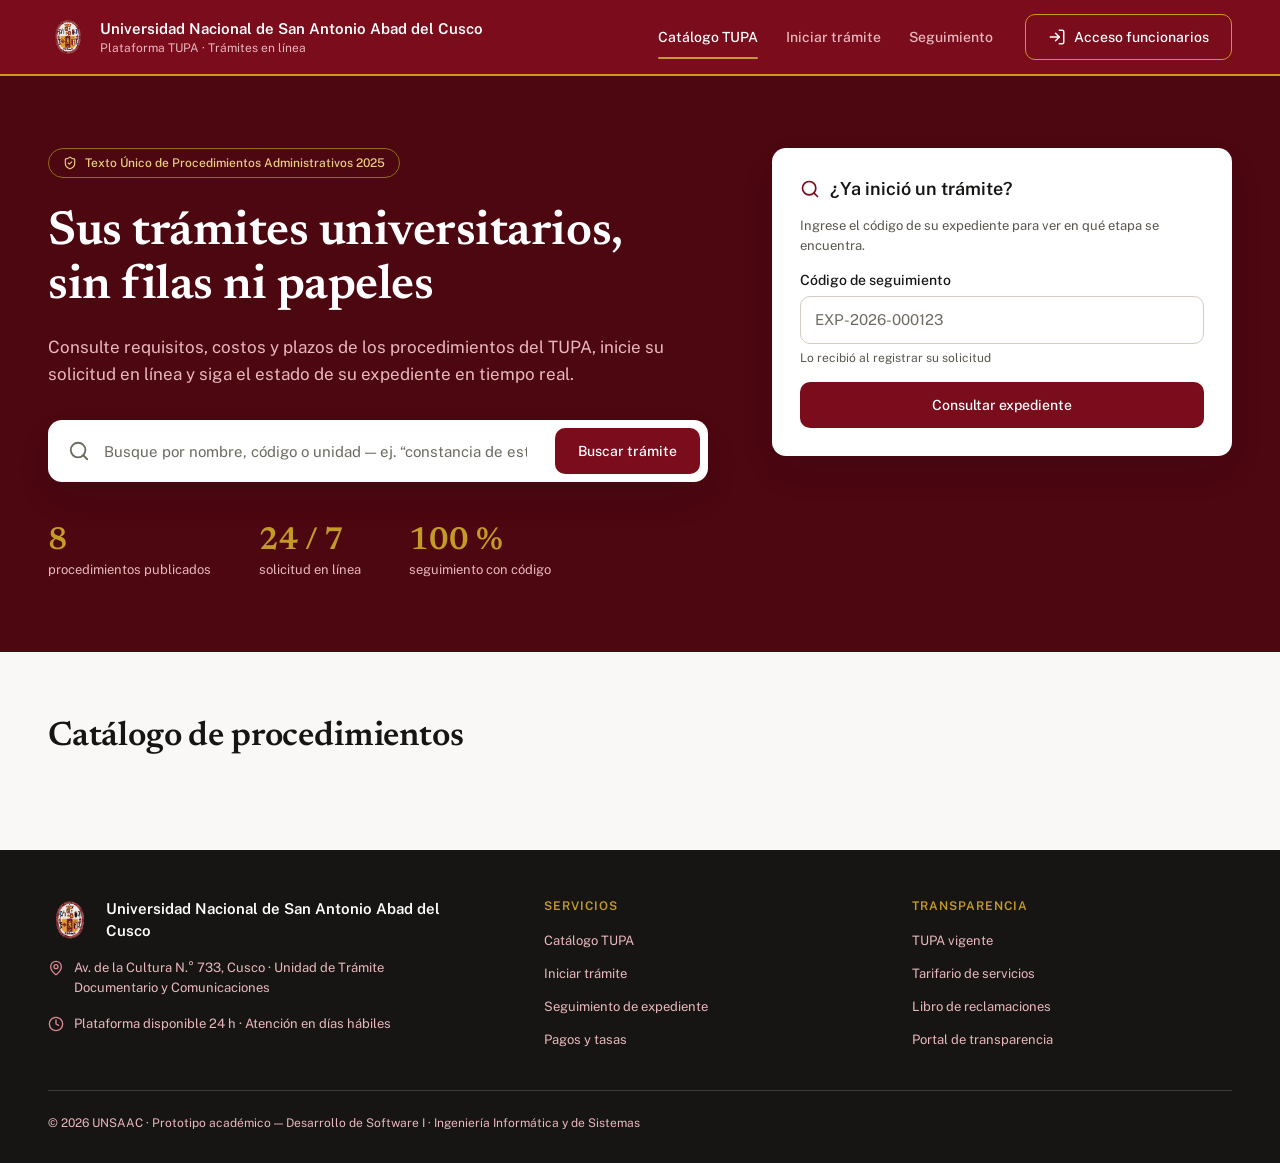
<file: src/index.html>
<!DOCTYPE html>
<html lang="es">
  <head>
    <meta charset="UTF-8" />
    <meta name="viewport" content="width=device-width, initial-scale=1" />
    <title>Catálogo TUPA · UNSAAC</title>
    <meta name="description" content="Consulte requisitos, costos y plazos de los procedimientos del TUPA de la UNSAAC e inicie su solicitud en línea." />
    <link rel="icon" href="assets/escudo-unsaac.png" />
    <link rel="stylesheet" href="css/main.css" />
  </head>
  <body data-nav="catalogo">
    <div id="navbar"></div>

    <main>
      <section class="hero">
        <div class="hero__inner container">
          <div>
            <span class="hero__eyebrow" id="hero-eyebrow"></span>
            <h1 class="t-hero hero__title">Sus trámites universitarios, sin filas ni papeles</h1>
            <p class="hero__lead">
              Consulte requisitos, costos y plazos de los procedimientos del TUPA, inicie su solicitud en línea y siga el estado de su expediente en tiempo real.
            </p>

            <form class="hero__search" id="hero-search" role="search">
              <span id="hero-search-icon"></span>
              <label class="sr-only" for="hero-q">Buscar trámite</label>
              <input id="hero-q" type="search" placeholder="Busque por nombre, código o unidad — ej. “constancia de estudios”" autocomplete="off" />
              <button class="btn btn--primary" type="submit">Buscar trámite</button>
            </form>

            <dl class="hero__stats">
              <div class="hero__stat"><dd id="stat-total">0</dd><dt>procedimientos publicados</dt></div>
              <div class="hero__stat"><dd>24 / 7</dd><dt>solicitud en línea</dt></div>
              <div class="hero__stat"><dd>100 %</dd><dt>seguimiento con código</dt></div>
            </dl>
          </div>

          <aside class="quick" aria-labelledby="quick-title">
            <h2 class="quick__title" id="quick-title"><span id="quick-icon"></span>¿Ya inició un trámite?</h2>
            <p class="quick__text">Ingrese el código de su expediente para ver en qué etapa se encuentra.</p>
            <form id="quick-form" class="stack-16" novalidate>
              <div class="field" id="quick-field">
                <label class="field__label" for="quick-code">Código de seguimiento</label>
                <input class="field__control" id="quick-code" type="text" placeholder="EXP-2026-000123" autocomplete="off" />
                <span class="field__help">Lo recibió al registrar su solicitud</span>
                <span class="field__error">Ingrese el código de su expediente.</span>
              </div>
              <button class="btn btn--primary btn--block" type="submit">Consultar expediente</button>
            </form>
          </aside>
        </div>
      </section>

      <section class="catalogo container" id="catalogo">
        <div class="catalogo__head">
          <div>
            <h2 class="t-h1">Catálogo de procedimientos</h2>
            <p id="catalogo-resumen"></p>
          </div>
        </div>

        <div class="proc-grid" id="grilla" aria-live="polite"></div>
        <div class="catalogo__empty" id="vacio" hidden>
          <p class="t-h3">No encontramos procedimientos con esos criterios</p>
          <p class="t-body-s">Pruebe con otra palabra o quite los filtros aplicados.</p>
        </div>
      </section>
    </main>

    <div id="footer"></div>

    <script src="js/icons.js"></script>
    <script src="js/data.js"></script>
    <script src="js/store.js"></script>
    <script src="js/format.js"></script>
    <script src="js/layout.js"></script>
    <script src="js/catalogo.js"></script>
    <script src="js/hero.js"></script>
  </body>
</html>
</file>
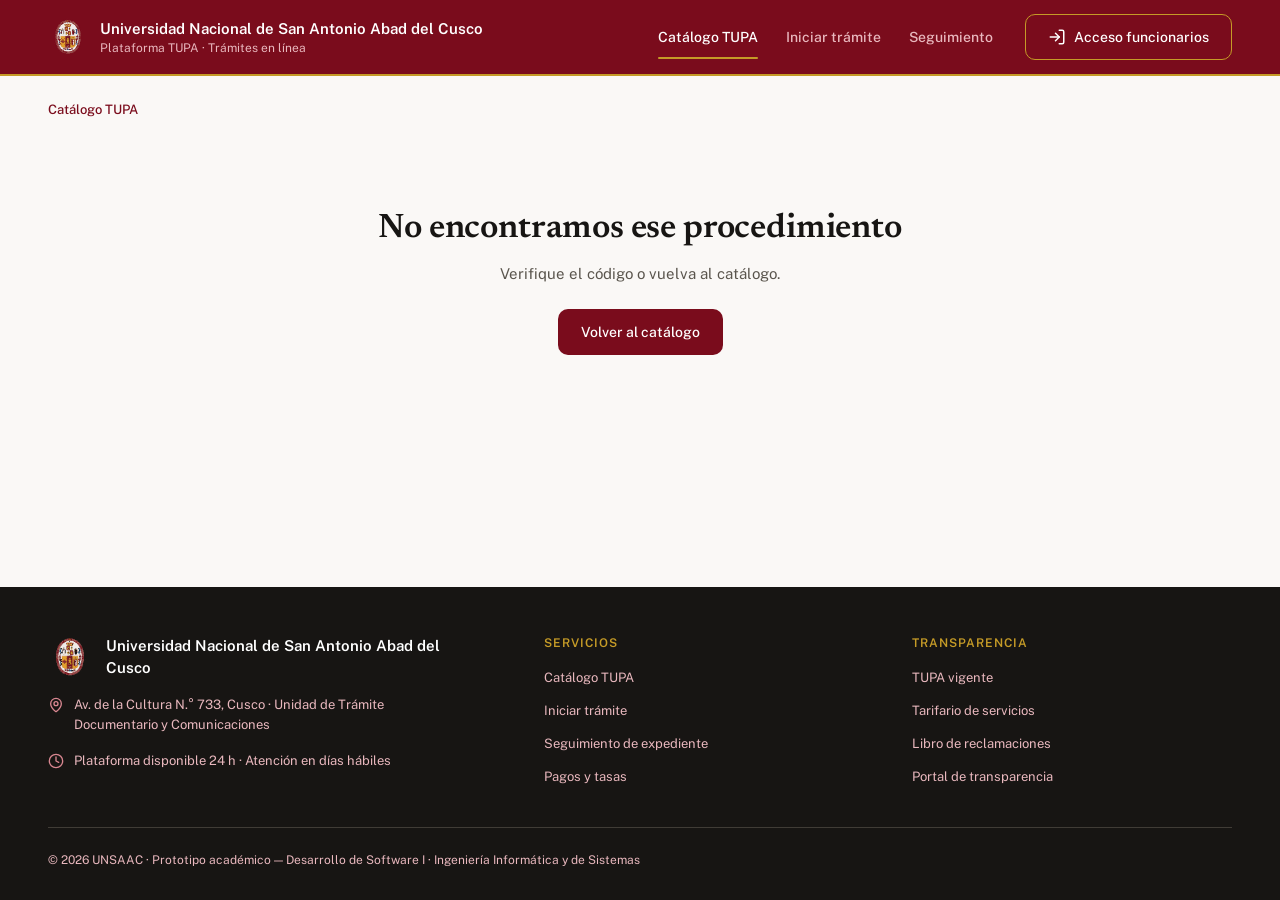
<file: src/procedimiento.html>
<!DOCTYPE html>
<html lang="es">
  <head>
    <meta charset="UTF-8" />
    <meta name="viewport" content="width=device-width, initial-scale=1" />
    <title>Procedimiento · Catálogo TUPA · UNSAAC</title>
    <link rel="icon" href="assets/escudo-unsaac.png" />
    <link rel="stylesheet" href="css/main.css" />
  </head>
  <body data-nav="catalogo">
    <div id="navbar"></div>

    <main class="container">
      <nav class="breadcrumb" id="migas" aria-label="Ruta de navegación"></nav>
      <div id="detalle"></div>
    </main>

    <div id="footer"></div>

    <script src="js/icons.js"></script>
    <script src="js/data.js"></script>
    <script src="js/store.js"></script>
    <script src="js/format.js"></script>
    <script src="js/layout.js"></script>
    <script src="js/detalle.js"></script>
  </body>
</html>
</file>
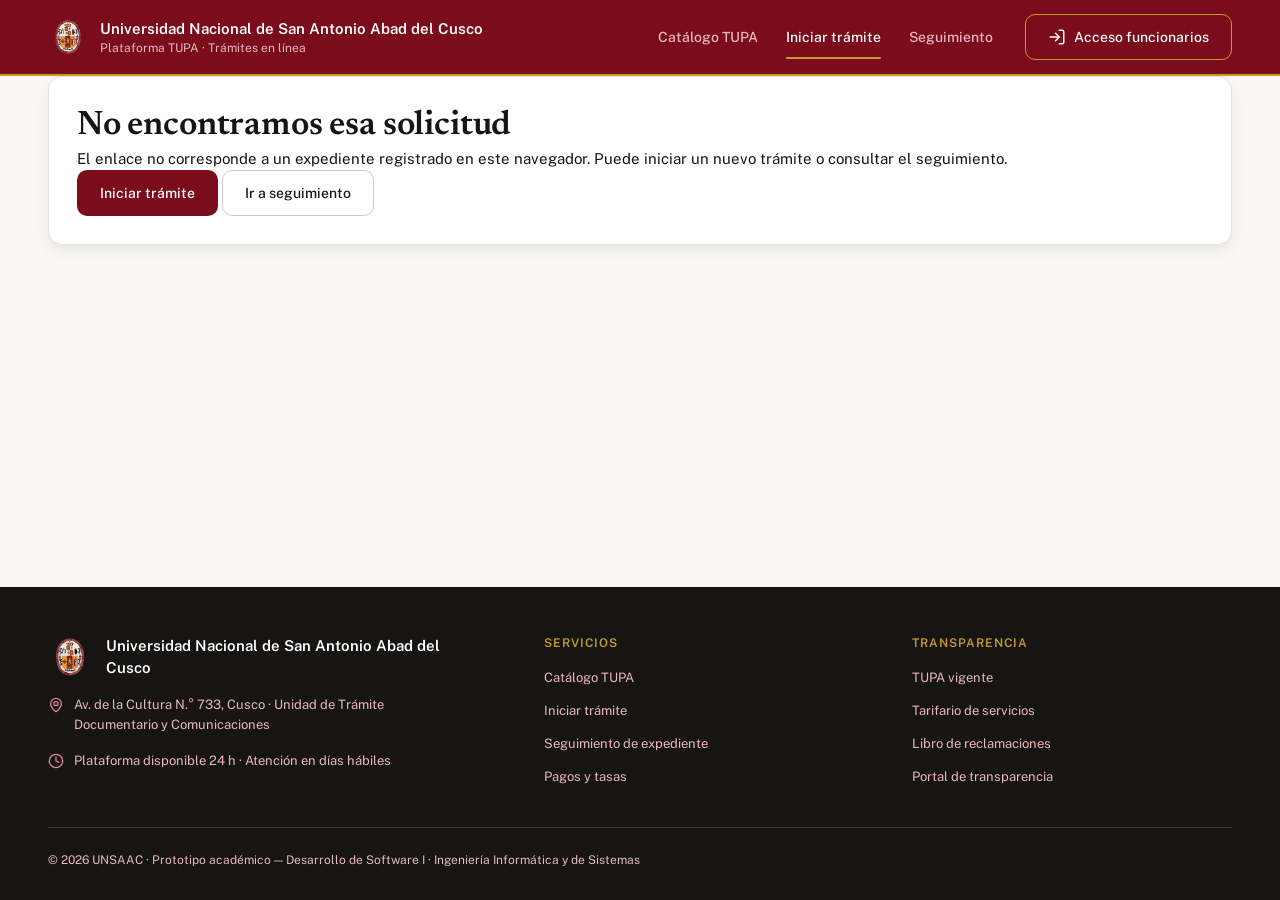
<file: src/registrado.html>
<!DOCTYPE html>
<html lang="es">
  <head>
    <meta charset="UTF-8" />
    <meta name="viewport" content="width=device-width, initial-scale=1" />
    <title>Solicitud registrada · UNSAAC</title>
    <link rel="icon" href="assets/escudo-unsaac.png" />
    <link rel="stylesheet" href="css/main.css" />
  </head>
  <body data-nav="tramite">
    <div id="navbar"></div>

    <main>
      <div class="container">
        <section class="card card--raised success" id="exito" hidden>
          <span class="success__icon"><span data-icon="check" data-size="34"></span></span>
          <h1 class="t-h1" style="margin-top: 20px">Solicitud registrada</h1>
          <p class="success__lead" id="lead"></p>

          <div class="success__code">
            <div class="success__code-body">
              <p class="success__code-label">Número de expediente</p>
              <p class="success__code-value" id="codigo"></p>
            </div>
            <button type="button" class="btn btn--secondary btn--sm" id="copiar"></button>
          </div>

          <div class="success__facts" id="hechos"></div>

          <div class="success__notice" id="aviso"></div>

          <div class="success__actions">
            <a class="btn btn--primary" id="ver" href="seguimiento.html">Hacer seguimiento</a>
            <a class="btn btn--secondary" href="index.html">Volver al catálogo</a>
          </div>
        </section>

        <section class="card card--raised success" id="no-existe" hidden>
          <h1 class="t-h1">No encontramos esa solicitud</h1>
          <p class="success__lead">El enlace no corresponde a un expediente registrado en este navegador. Puede iniciar un nuevo trámite o consultar el seguimiento.</p>
          <div class="success__actions">
            <a class="btn btn--primary" href="tramite-1-interesado.html">Iniciar trámite</a>
            <a class="btn btn--secondary" href="seguimiento.html">Ir a seguimiento</a>
          </div>
        </section>
      </div>
    </main>

    <div id="footer"></div>

    <script src="js/icons.js"></script>
    <script src="js/data.js"></script>
    <script src="js/store.js"></script>
    <script src="js/format.js"></script>
    <script src="js/layout.js"></script>
    <script src="js/ui.js"></script>
    <script src="js/expedientes.js"></script>
    <script src="js/registrado.js"></script>
  </body>
</html>
</file>
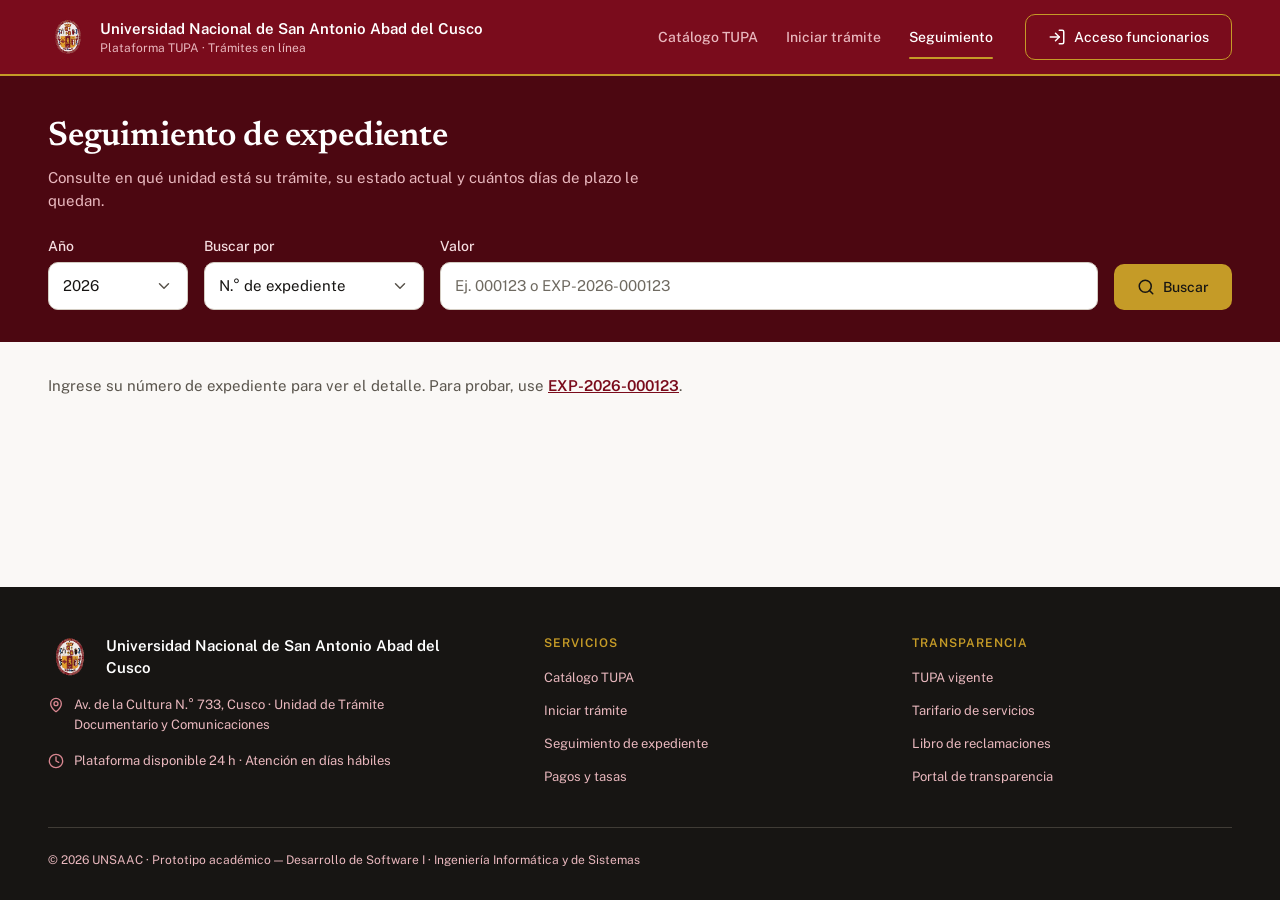
<file: src/seguimiento.html>
<!DOCTYPE html>
<html lang="es">
  <head>
    <meta charset="UTF-8" />
    <meta name="viewport" content="width=device-width, initial-scale=1" />
    <title>Seguimiento de expediente · UNSAAC</title>
    <link rel="icon" href="assets/escudo-unsaac.png" />
    <link rel="stylesheet" href="css/main.css" />
  </head>
  <body data-nav="seguimiento">
    <div id="navbar"></div>

    <main>
      <section class="seg-head">
        <div class="container seg-head__inner">
          <h1 class="t-h1">Seguimiento de expediente</h1>
          <p class="seg-head__lead">Consulte en qué unidad está su trámite, su estado actual y cuántos días de plazo le quedan.</p>

          <form class="seg-form" id="form-busqueda" novalidate>
            <div class="field">
              <label class="field__label" for="anio">Año</label>
              <select class="field__control" id="anio">
                <option>2026</option>
                <option>2025</option>
              </select>
            </div>
            <div class="field">
              <label class="field__label" for="por">Buscar por</label>
              <select class="field__control" id="por">
                <option value="expediente">N.° de expediente</option>
                <option value="codigo">Código de estudiante</option>
                <option value="documento">DNI / RUC</option>
              </select>
            </div>
            <div class="field seg-form__valor">
              <label class="field__label" for="valor">Valor</label>
              <input class="field__control" id="valor" type="text" autocomplete="off" placeholder="Ej. 000123 o EXP-2026-000123" />
              <span class="field__error"></span>
            </div>
            <button class="btn btn--accent" type="submit" id="buscar"></button>
          </form>
        </div>
      </section>

      <div class="container seg-body">
        <p class="seg-hint" id="ayuda-inicial">
          Ingrese su número de expediente para ver el detalle. Para probar, use <button type="button" class="link-btn" id="usar-ejemplo">EXP-2026-000123</button>.
        </p>

        <section id="resultados" class="card card--flush seg-results" hidden aria-live="polite">
          <div class="seg-results__head">
            <h2 class="t-h3" id="resultados-titulo"></h2>
          </div>
          <div class="table-wrap">
            <table class="table" id="tabla-resultados">
              <thead>
                <tr>
                  <th>N.° exp.</th>
                  <th>Fecha</th>
                  <th>Documento</th>
                  <th class="num">Folios</th>
                  <th>Interesado</th>
                  <th>Destino</th>
                  <th>Estado</th>
                  <th><span class="sr-only">Acciones</span></th>
                </tr>
              </thead>
              <tbody></tbody>
            </table>
          </div>
        </section>

        <section id="sin-resultados" class="card seg-empty" hidden>
          <h2 class="t-h3">No encontramos expedientes</h2>
          <p class="text-secondary" id="sin-resultados-texto"></p>
        </section>

        <section id="detalle" class="seg-detail" hidden></section>
      </div>
    </main>

    <div id="footer"></div>

    <script src="js/icons.js"></script>
    <script src="js/data.js"></script>
    <script src="js/store.js"></script>
    <script src="js/format.js"></script>
    <script src="js/layout.js"></script>
    <script src="js/ui.js"></script>
    <script src="js/expedientes.js"></script>
    <script src="js/seguimiento.js"></script>
  </body>
</html>
</file>
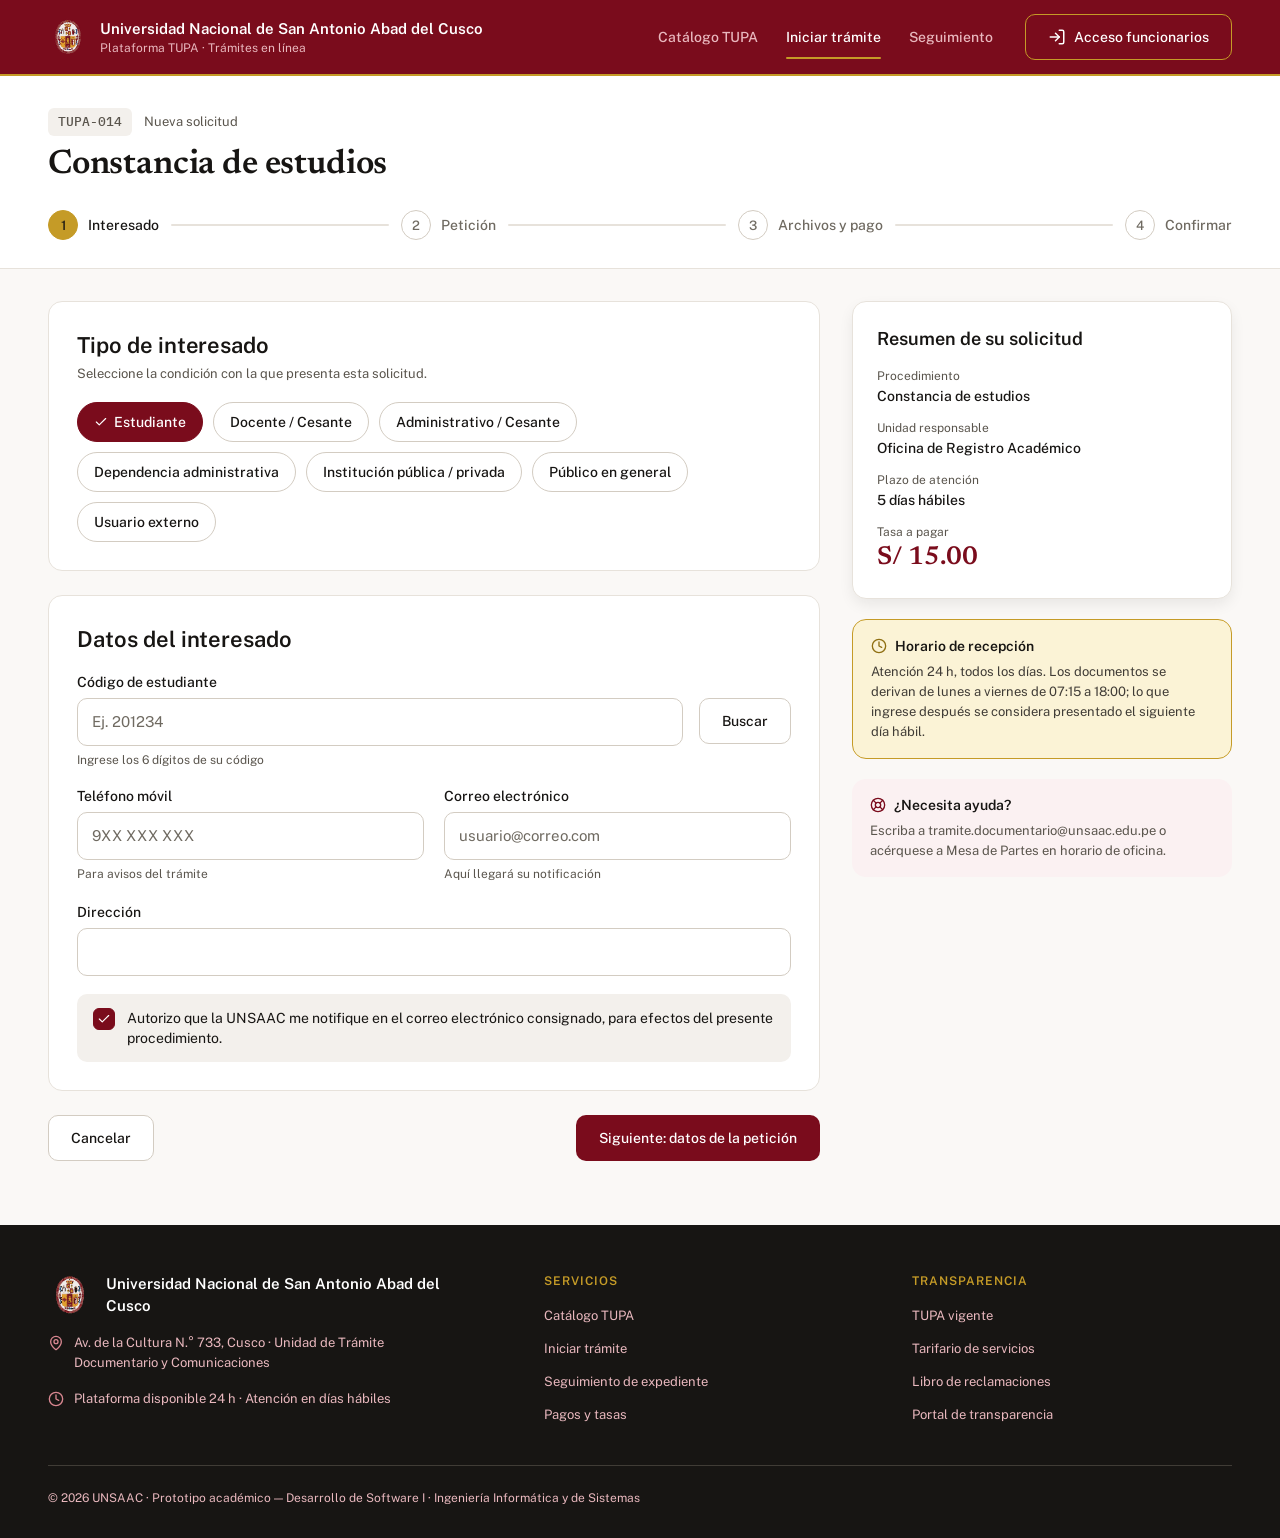
<file: src/tramite-1-interesado.html>
<!DOCTYPE html>
<html lang="es">
  <head>
    <meta charset="UTF-8" />
    <meta name="viewport" content="width=device-width, initial-scale=1" />
    <title>Paso 1 · Interesado · Trámite · UNSAAC</title>
    <link rel="icon" href="assets/escudo-unsaac.png" />
    <link rel="stylesheet" href="css/main.css" />
  </head>
  <body data-nav="tramite">
    <div id="navbar"></div>

    <main>
      <div id="tramite-head"></div>

      <div class="container tramite-layout">
        <form class="tramite-form" id="form" novalidate>
          <section class="card tramite-card" aria-labelledby="t-tipo">
            <div class="tramite-card__head">
              <h2 class="t-h2" id="t-tipo">Tipo de interesado</h2>
              <p class="t-body-s text-secondary">Seleccione la condición con la que presenta esta solicitud.</p>
            </div>
            <div class="chip-row" id="tipos" role="group" aria-label="Tipo de interesado"></div>
          </section>

          <section class="card tramite-card" aria-labelledby="t-datos">
            <h2 class="t-h2" id="t-datos">Datos del interesado</h2>

            <div id="bloque-estudiante">
              <div class="inline-search">
                <div class="field suggest-wrap">
                  <label class="field__label" for="codigoEst">Código de estudiante</label>
                  <input class="field__control" id="codigoEst" type="text" inputmode="numeric" maxlength="6" autocomplete="off" placeholder="Ej. 201234" />
                  <span class="field__help">Ingrese los 6 dígitos de su código</span>
                  <span class="field__error"></span>
                  <div class="suggest" id="sugerencias" role="listbox" hidden></div>
                </div>
                <button class="btn btn--secondary" type="button" id="buscar">Buscar</button>
              </div>

              <div class="found" id="encontrado" hidden style="margin-top: 18px">
                <p class="found__title" id="encontrado-titulo"></p>
                <div class="field">
                  <label class="field__label">Nombres <span data-icon="lock"></span></label>
                  <input class="field__control" id="nombres-ro" type="text" readonly />
                </div>
                <div class="form-grid">
                  <div class="field">
                    <label class="field__label">Facultad <span data-icon="lock"></span></label>
                    <input class="field__control" id="facultad-ro" type="text" readonly />
                  </div>
                  <div class="field">
                    <label class="field__label">Carrera profesional <span data-icon="lock"></span></label>
                    <input class="field__control" id="carrera-ro" type="text" readonly />
                  </div>
                </div>
              </div>
            </div>

            <div class="form-grid" id="bloque-otro" hidden>
              <div class="field">
                <label class="field__label" for="documento">DNI o RUC</label>
                <input class="field__control" id="documento" type="text" inputmode="numeric" maxlength="11" autocomplete="off" />
                <span class="field__error"></span>
              </div>
              <div class="field">
                <label class="field__label" for="nombres">Nombres y apellidos / Razón social</label>
                <input class="field__control" id="nombres" type="text" autocomplete="name" />
                <span class="field__error"></span>
              </div>
            </div>

            <div class="form-grid">
              <div class="field">
                <label class="field__label" for="telefono">Teléfono móvil</label>
                <input class="field__control" id="telefono" type="tel" inputmode="tel" maxlength="11" autocomplete="tel" placeholder="9XX XXX XXX" />
                <span class="field__help">Para avisos del trámite</span>
                <span class="field__error"></span>
              </div>
              <div class="field">
                <label class="field__label" for="correo">Correo electrónico</label>
                <input class="field__control" id="correo" type="email" autocomplete="email" placeholder="usuario@correo.com" />
                <span class="field__help">Aquí llegará su notificación</span>
                <span class="field__error"></span>
              </div>
              <div class="field form-grid--full">
                <label class="field__label" for="direccion">Dirección</label>
                <input class="field__control" id="direccion" type="text" autocomplete="street-address" />
                <span class="field__error"></span>
              </div>
            </div>

            <label class="check consent">
              <input type="checkbox" id="autoriza" />
              <span class="check__box" data-icon="check"></span>
              <span>Autorizo que la UNSAAC me notifique en el correo electrónico consignado, para efectos del presente procedimiento.</span>
            </label>
          </section>

          <div class="tramite-actions">
            <a class="btn btn--secondary" href="index.html" id="cancelar">Cancelar</a>
            <span class="spacer"></span>
            <button class="btn btn--primary" type="submit">Siguiente: datos de la petición</button>
          </div>
        </form>

        <aside class="tramite-side" id="tramite-side"></aside>
      </div>
    </main>

    <div id="footer"></div>

    <script src="js/icons.js"></script>
    <script src="js/data.js"></script>
    <script src="js/store.js"></script>
    <script src="js/format.js"></script>
    <script src="js/layout.js"></script>
    <script src="js/tramite-common.js"></script>
    <script src="js/tramite-1.js"></script>
  </body>
</html>
</file>
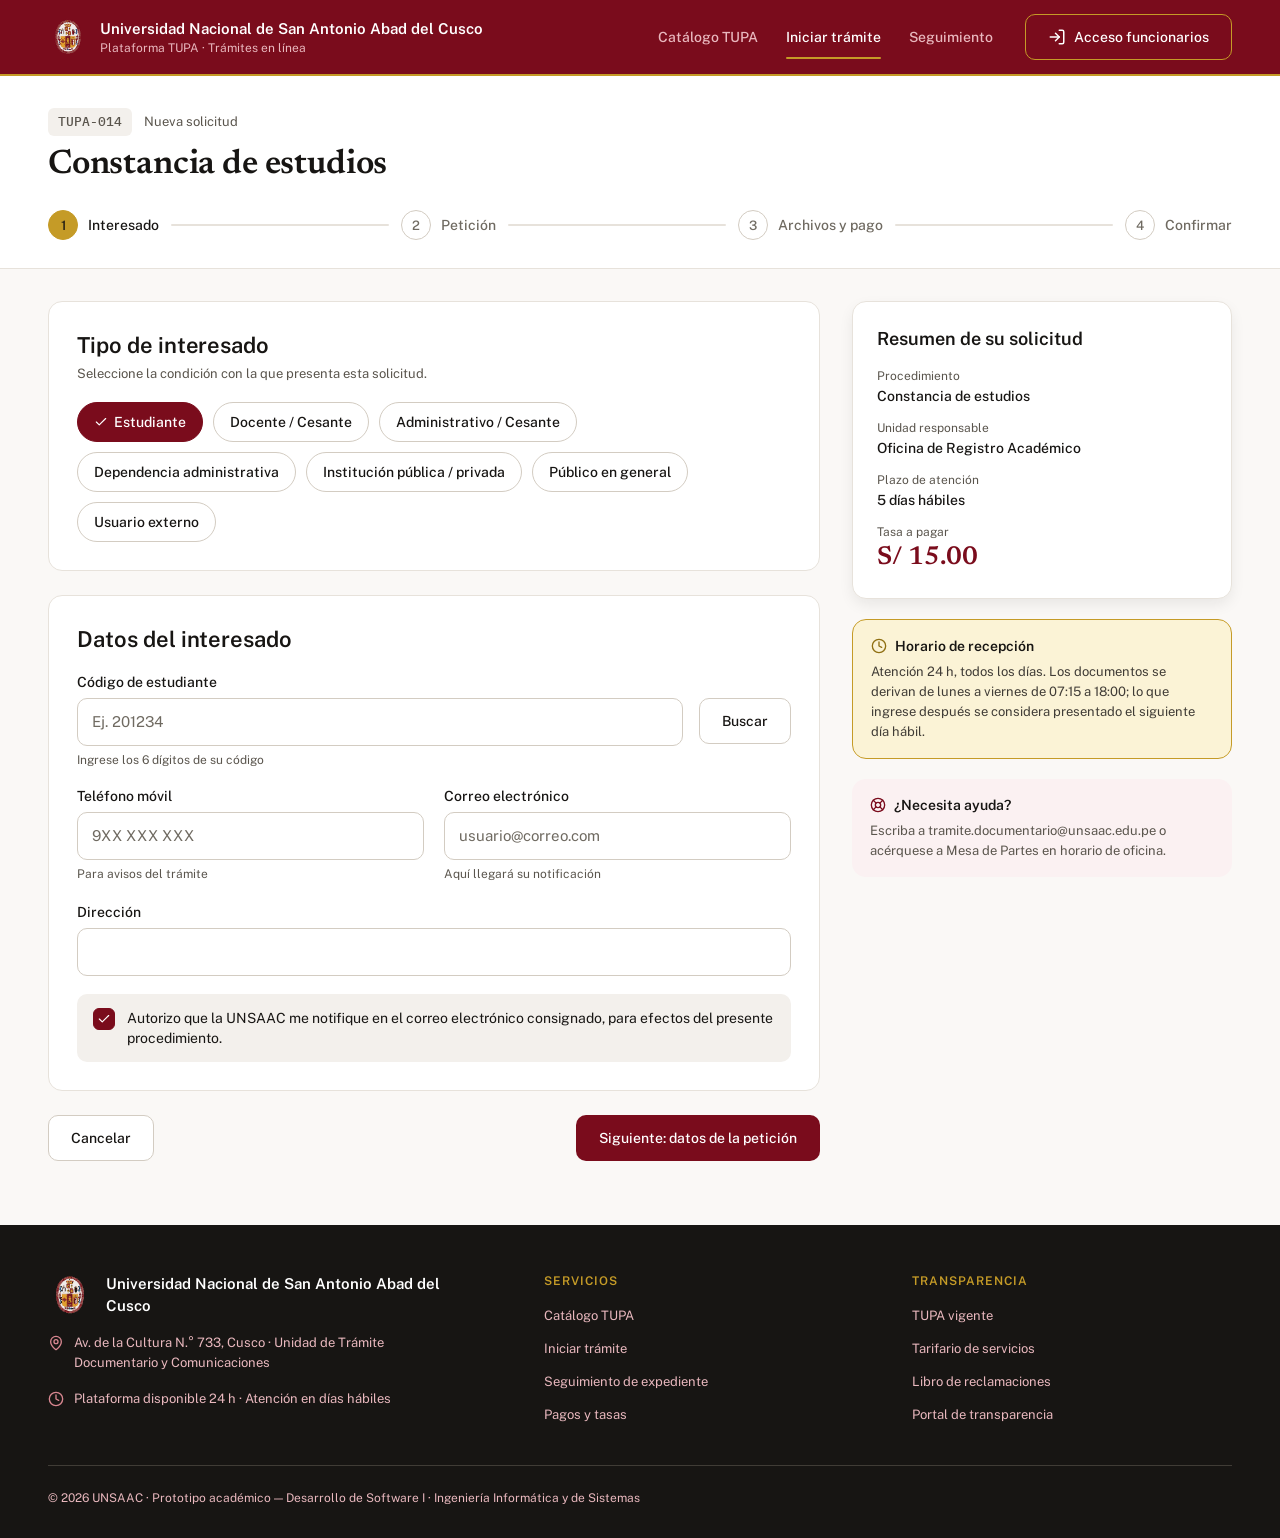
<file: src/tramite-2-peticion.html>
<!DOCTYPE html>
<html lang="es">
  <head>
    <meta charset="UTF-8" />
    <meta name="viewport" content="width=device-width, initial-scale=1" />
    <title>Paso 2 · Petición · Trámite · UNSAAC</title>
    <link rel="icon" href="assets/escudo-unsaac.png" />
    <link rel="stylesheet" href="css/main.css" />
  </head>
  <body data-nav="tramite">
    <div id="navbar"></div>

    <main>
      <div id="tramite-head"></div>

      <div class="container tramite-layout">
        <form class="tramite-form" id="form" novalidate>
          <section class="card tramite-card" aria-labelledby="t-doc">
            <h2 class="t-h2" id="t-doc">Datos del documento</h2>
            <div class="form-grid">
              <div class="field">
                <label class="field__label" for="tipoDoc">Tipo de documento</label>
                <select class="field__control" id="tipoDoc"></select>
              </div>
              <div class="field">
                <label class="field__label" for="nroDoc">N.° de documento</label>
                <input class="field__control" id="nroDoc" type="text" maxlength="20" />
                <span class="field__help">Correlativo propio, si lo tiene</span>
              </div>
              <div class="field form-grid--full">
                <label class="field__label" for="asunto">Asunto</label>
                <input class="field__control" id="asunto" type="text" maxlength="250" placeholder="Ej. Solicito constancia de estudios del semestre 2026-2" />
                <span class="field__error"></span>
              </div>
            </div>
          </section>

          <section class="card tramite-card" aria-labelledby="t-tramite">
            <div class="tramite-card__head">
              <h2 class="t-h2" id="t-tramite">¿Qué trámite solicita?</h2>
              <p class="t-body-s text-secondary">Filtre por categoría y marque el procedimiento. Puede ver los requisitos de cada uno.</p>
            </div>

            <div class="filter-row">
              <div class="field">
                <label class="field__label" for="categoria">Categoría</label>
                <select class="field__control" id="categoria"></select>
              </div>
              <label class="search-box">
                <span data-icon="search"></span>
                <span class="sr-only">Buscar trámite</span>
                <input id="buscar" type="search" placeholder="Buscar trámite" autocomplete="off" />
              </label>
            </div>

            <div class="field" id="campo-tramites">
              <div id="lista" class="pick-list" role="group" aria-label="Trámites disponibles"></div>
              <span class="field__error"></span>
            </div>
          </section>

          <div class="tramite-actions">
            <a class="btn btn--secondary" href="tramite-1-interesado.html">Anterior</a>
            <span class="spacer"></span>
            <button class="btn btn--primary" type="submit">Siguiente: archivos y pago</button>
          </div>
        </form>

        <aside class="tramite-side" id="tramite-side"></aside>
      </div>
    </main>

    <div id="footer"></div>

    <script src="js/icons.js"></script>
    <script src="js/data.js"></script>
    <script src="js/store.js"></script>
    <script src="js/format.js"></script>
    <script src="js/layout.js"></script>
    <script src="js/tramite-common.js"></script>
    <script src="js/tramite-2.js"></script>
  </body>
</html>
</file>
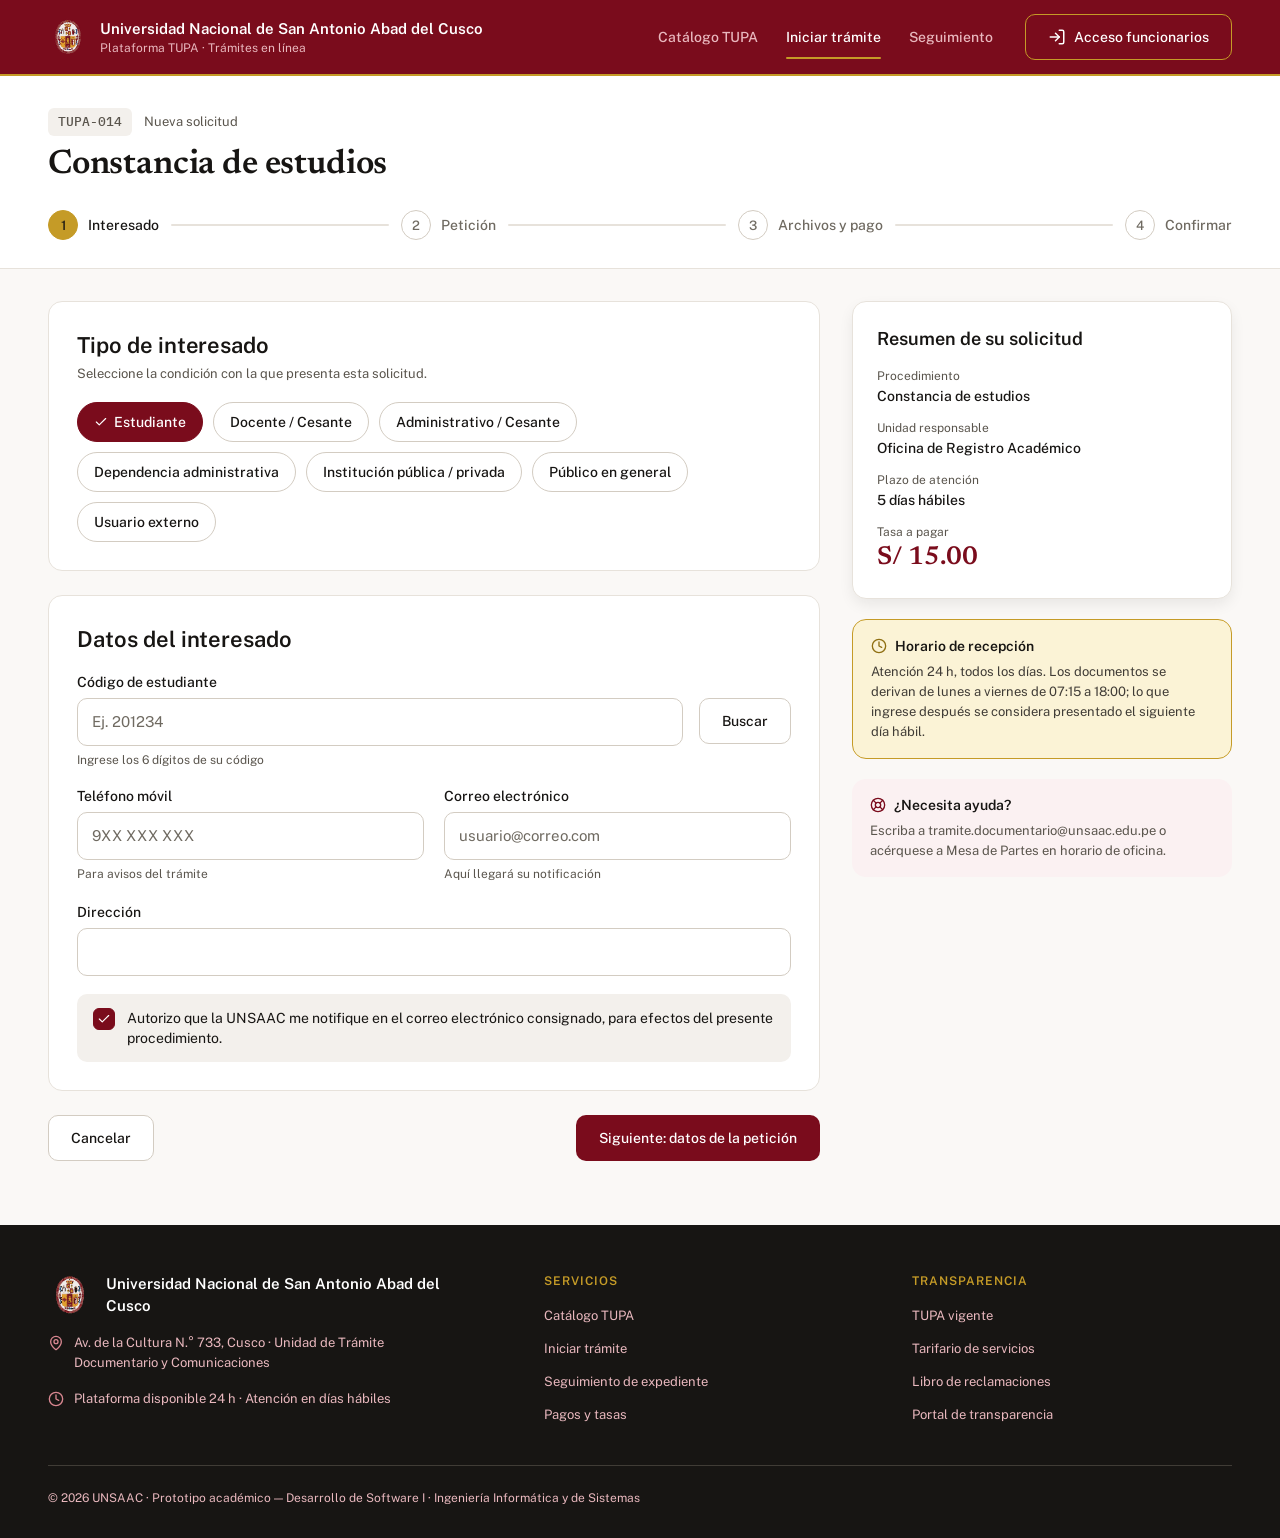
<file: src/tramite-3-pago.html>
<!DOCTYPE html>
<html lang="es">
  <head>
    <meta charset="UTF-8" />
    <meta name="viewport" content="width=device-width, initial-scale=1" />
    <title>Paso 3 · Archivos y pago · Trámite · UNSAAC</title>
    <link rel="icon" href="assets/escudo-unsaac.png" />
    <link rel="stylesheet" href="css/main.css" />
  </head>
  <body data-nav="tramite">
    <div id="navbar"></div>

    <main>
      <div id="tramite-head"></div>

      <div class="container tramite-layout">
        <form class="tramite-form" id="form" novalidate>
          <section class="card tramite-card" aria-labelledby="t-pago">
            <div class="tramite-card__head">
              <h2 class="t-h2" id="t-pago">Pago de la tasa</h2>
              <p class="t-body-s text-secondary" id="pago-sub">Pague primero en el portal de recaudación y luego registre aquí su clave de pago.</p>
            </div>

            <div id="sin-pago" class="callout callout--success" hidden>
              <span data-icon="circle-check"></span>
              <span>Los procedimientos seleccionados son gratuitos: no necesita registrar un pago.</span>
            </div>

            <div id="con-pago">
              <div class="pay-box">
                <div class="pay-box__text">
                  <strong id="monto-texto"></strong>
                  <span id="concepto-texto"></span>
                </div>
                <button class="btn btn--primary" type="button" id="ir-pagar">Ir a pagar</button>
              </div>

              <div class="field" style="margin-top: 18px">
                <span class="field__label" id="lbl-medio">Medio de pago utilizado</span>
                <div class="chip-row" id="medios" role="group" aria-labelledby="lbl-medio"></div>
              </div>

              <div class="form-grid" style="margin-top: 18px">
                <div class="field">
                  <label class="field__label" for="clave">Clave de pago</label>
                  <input class="field__control" id="clave" type="text" inputmode="numeric" maxlength="12" autocomplete="off" />
                  <span class="field__help">Figura en el comprobante que le entrega el portal de recaudación</span>
                  <span class="field__error"></span>
                </div>
                <div class="field">
                  <label class="field__label" for="fecha">Fecha de pago</label>
                  <input class="field__control" id="fecha" type="date" />
                  <span class="field__error"></span>
                </div>
              </div>

              <button class="btn btn--ghost btn--sm" type="button" id="ayuda-clave" style="margin-top: 12px; padding-left: 0">
                <span data-icon="info"></span> ¿Dónde encuentro mi clave de pago?
              </button>
              <div class="callout callout--brand" id="ayuda-clave-texto" hidden style="margin-top: 8px">
                <p>La clave de pago aparece en el voucher o comprobante que emite el portal de recaudación, la caja o la aplicación que usó (Caja Cusco, BiPay o Niubiz). Es un número que identifica su pago.</p>
              </div>
            </div>
          </section>

          <section class="card tramite-card" aria-labelledby="t-docs">
            <div class="tramite-card__head">
              <h2 class="t-h2" id="t-docs">Documentos adjuntos</h2>
              <p class="t-body-s text-secondary" id="docs-sub">Adjunte el voucher de pago (obligatorio) y los requisitos del procedimiento.</p>
            </div>

            <div class="file-list" id="archivos" aria-live="polite"></div>

            <label class="dropzone" id="zona" for="archivo">
              <span data-icon="upload" data-size="28"></span>
              <span class="dropzone__title">Arrastre sus archivos aquí o haga clic para seleccionar</span>
              <span class="dropzone__hint">PDF, ZIP o RAR · máximo 50 MB en total</span>
              <input type="file" id="archivo" class="sr-only" multiple accept=".pdf,.zip,.rar" />
            </label>
            <p class="upload-errors" id="errores-carga" role="alert" hidden></p>
            <button class="btn btn--ghost btn--sm" type="button" id="demo" style="padding-left: 0">Cargar archivos de ejemplo (demostración)</button>

            <div class="usage" id="uso">
              <div class="usage__row"><span>Espacio utilizado</span><span id="uso-texto"></span></div>
              <div class="progress progress--track"><div class="progress__bar" id="uso-barra"></div></div>
            </div>

            <div class="field">
              <label class="field__label" for="aclaracion">Aclare su petición (opcional)</label>
              <textarea class="field__control" id="aclaracion" maxlength="180" rows="3" placeholder="Detalle lo que necesita que sepa la oficina que evaluará su solicitud."></textarea>
              <span class="field__counter" id="contador">0 / 180 caracteres</span>
            </div>

            <div class="callout callout--warning" id="aviso-voucher">
              <span data-icon="triangle-alert"></span>
              <span>El voucher de pago es obligatorio. Sin él no podrá continuar con el registro de la solicitud.</span>
            </div>
          </section>

          <div class="tramite-actions">
            <a class="btn btn--secondary" href="tramite-2-peticion.html">Atrás</a>
            <span class="spacer"></span>
            <button class="btn btn--primary" type="submit">Siguiente: revisar y confirmar</button>
          </div>
        </form>

        <aside class="tramite-side" id="tramite-side"></aside>
      </div>
    </main>

    <div id="footer"></div>

    <script src="js/icons.js"></script>
    <script src="js/data.js"></script>
    <script src="js/store.js"></script>
    <script src="js/format.js"></script>
    <script src="js/layout.js"></script>
    <script src="js/ui.js"></script>
    <script src="js/tramite-common.js"></script>
    <script src="js/tramite-3.js"></script>
  </body>
</html>
</file>
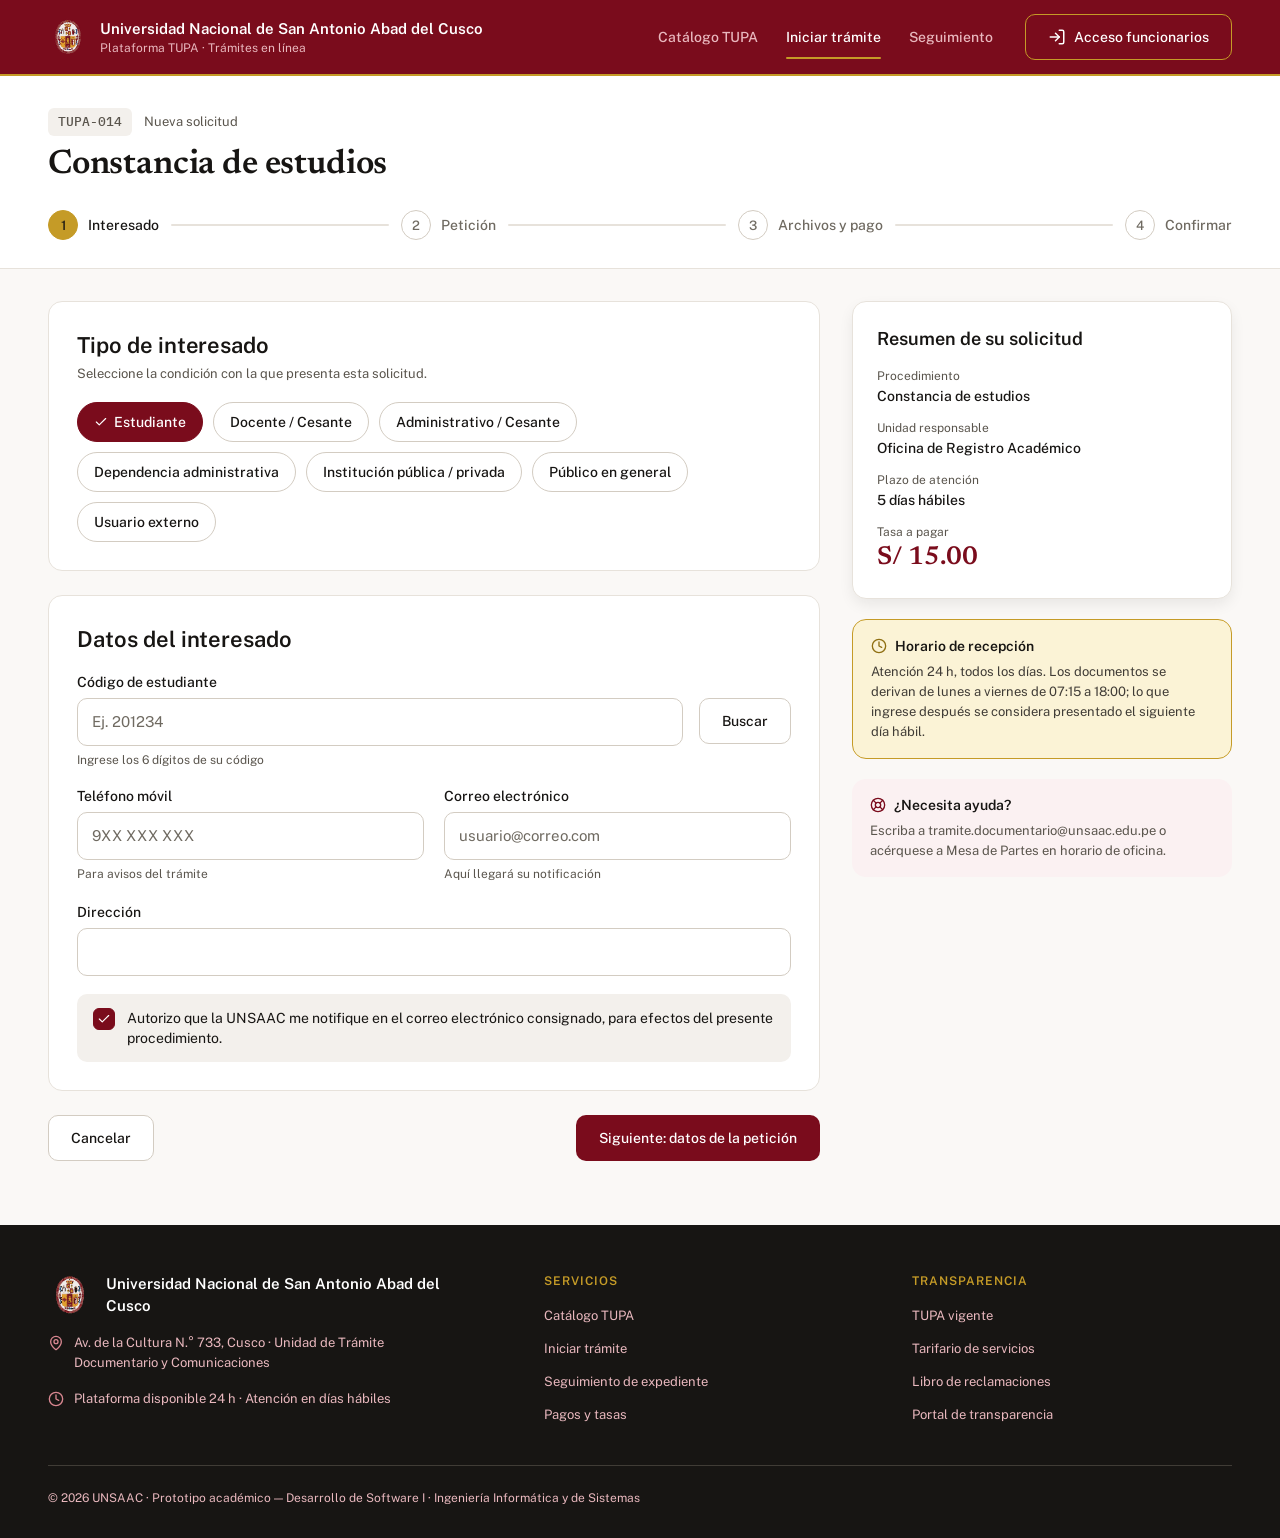
<file: src/tramite-4-confirmar.html>
<!DOCTYPE html>
<html lang="es">
  <head>
    <meta charset="UTF-8" />
    <meta name="viewport" content="width=device-width, initial-scale=1" />
    <title>Paso 4 · Confirmar solicitud · Trámite · UNSAAC</title>
    <link rel="icon" href="assets/escudo-unsaac.png" />
    <link rel="stylesheet" href="css/main.css" />
  </head>
  <body data-nav="tramite">
    <div id="navbar"></div>

    <main>
      <div id="tramite-head"></div>

      <div class="container tramite-layout">
        <form class="tramite-form" id="form" novalidate>
          <section class="card tramite-card" aria-labelledby="r-int">
            <div class="review__head">
              <h2 class="t-h3" id="r-int">Interesado</h2>
              <a class="review__edit" href="tramite-1-interesado.html" id="ed-1"></a>
            </div>
            <dl class="review__grid" id="rev-interesado"></dl>
          </section>

          <section class="card tramite-card" aria-labelledby="r-pet">
            <div class="review__head">
              <h2 class="t-h3" id="r-pet">Petición</h2>
              <a class="review__edit" href="tramite-2-peticion.html" id="ed-2"></a>
            </div>
            <dl class="review__grid" id="rev-peticion"></dl>
          </section>

          <section class="card tramite-card" aria-labelledby="r-pago">
            <div class="review__head">
              <h2 class="t-h3" id="r-pago">Archivos y pago</h2>
              <a class="review__edit" href="tramite-3-pago.html" id="ed-3"></a>
            </div>
            <dl class="review__grid" id="rev-pago"></dl>
          </section>

          <section class="declaration" aria-labelledby="t-decl">
            <h2 class="t-h3" id="t-decl">Declaración jurada</h2>
            <label class="check">
              <input type="checkbox" id="declaracion" class="sr-only" />
              <span class="check__box" aria-hidden="true"></span>
              <span class="check__text">
                Declaro bajo juramento que los datos consignados son verdaderos y que los documentos adjuntos son copia fiel de los originales. Acepto que la
                falsedad de esta declaración me sujeta a las responsabilidades que establece la ley.
              </span>
            </label>
            <p class="field__error" id="error-declaracion" hidden></p>

            <div class="field">
              <div class="captcha">
                <label class="check">
                  <input type="checkbox" id="captcha" class="sr-only" />
                  <span class="check__box" aria-hidden="true"></span>
                  <span class="check__text">No soy un robot</span>
                </label>
                <span data-icon="shield-check" data-size="22"></span>
              </div>
              <p class="field__help">Verificación simulada para el prototipo (en producción se usará reCAPTCHA).</p>
              <p class="field__error" id="error-captcha" hidden></p>
            </div>
          </section>

          <div class="tramite-actions">
            <a class="btn btn--secondary" href="tramite-3-pago.html">Atrás</a>
            <span class="spacer"></span>
            <button class="btn btn--primary" type="submit" id="guardar">Guardar solicitud</button>
          </div>
        </form>

        <aside class="tramite-side" id="tramite-side"></aside>
      </div>
    </main>

    <div id="footer"></div>

    <script src="js/icons.js"></script>
    <script src="js/data.js"></script>
    <script src="js/store.js"></script>
    <script src="js/format.js"></script>
    <script src="js/layout.js"></script>
    <script src="js/ui.js"></script>
    <script src="js/expedientes.js"></script>
    <script src="js/tramite-common.js"></script>
    <script src="js/tramite-4.js"></script>
  </body>
</html>
</file>
<file: src/css/main.css>
/* =========================================================
   Hoja de estilos principal: importa tokens, base y componentes
   ========================================================= */

@import url("fonts.css");
@import url("tokens.css");
@import url("base.css");
@import url("button.css");
@import url("badge.css");
@import url("forms.css");
@import url("card.css");
@import url("layout.css");
@import url("procedure-card.css");
@import url("catalogo.css");
@import url("hero.css");
@import url("detalle.css");
@import url("tramite.css");
@import url("tabla.css");
@import url("seguimiento.css");
@import url("timeline.css");
</file>
